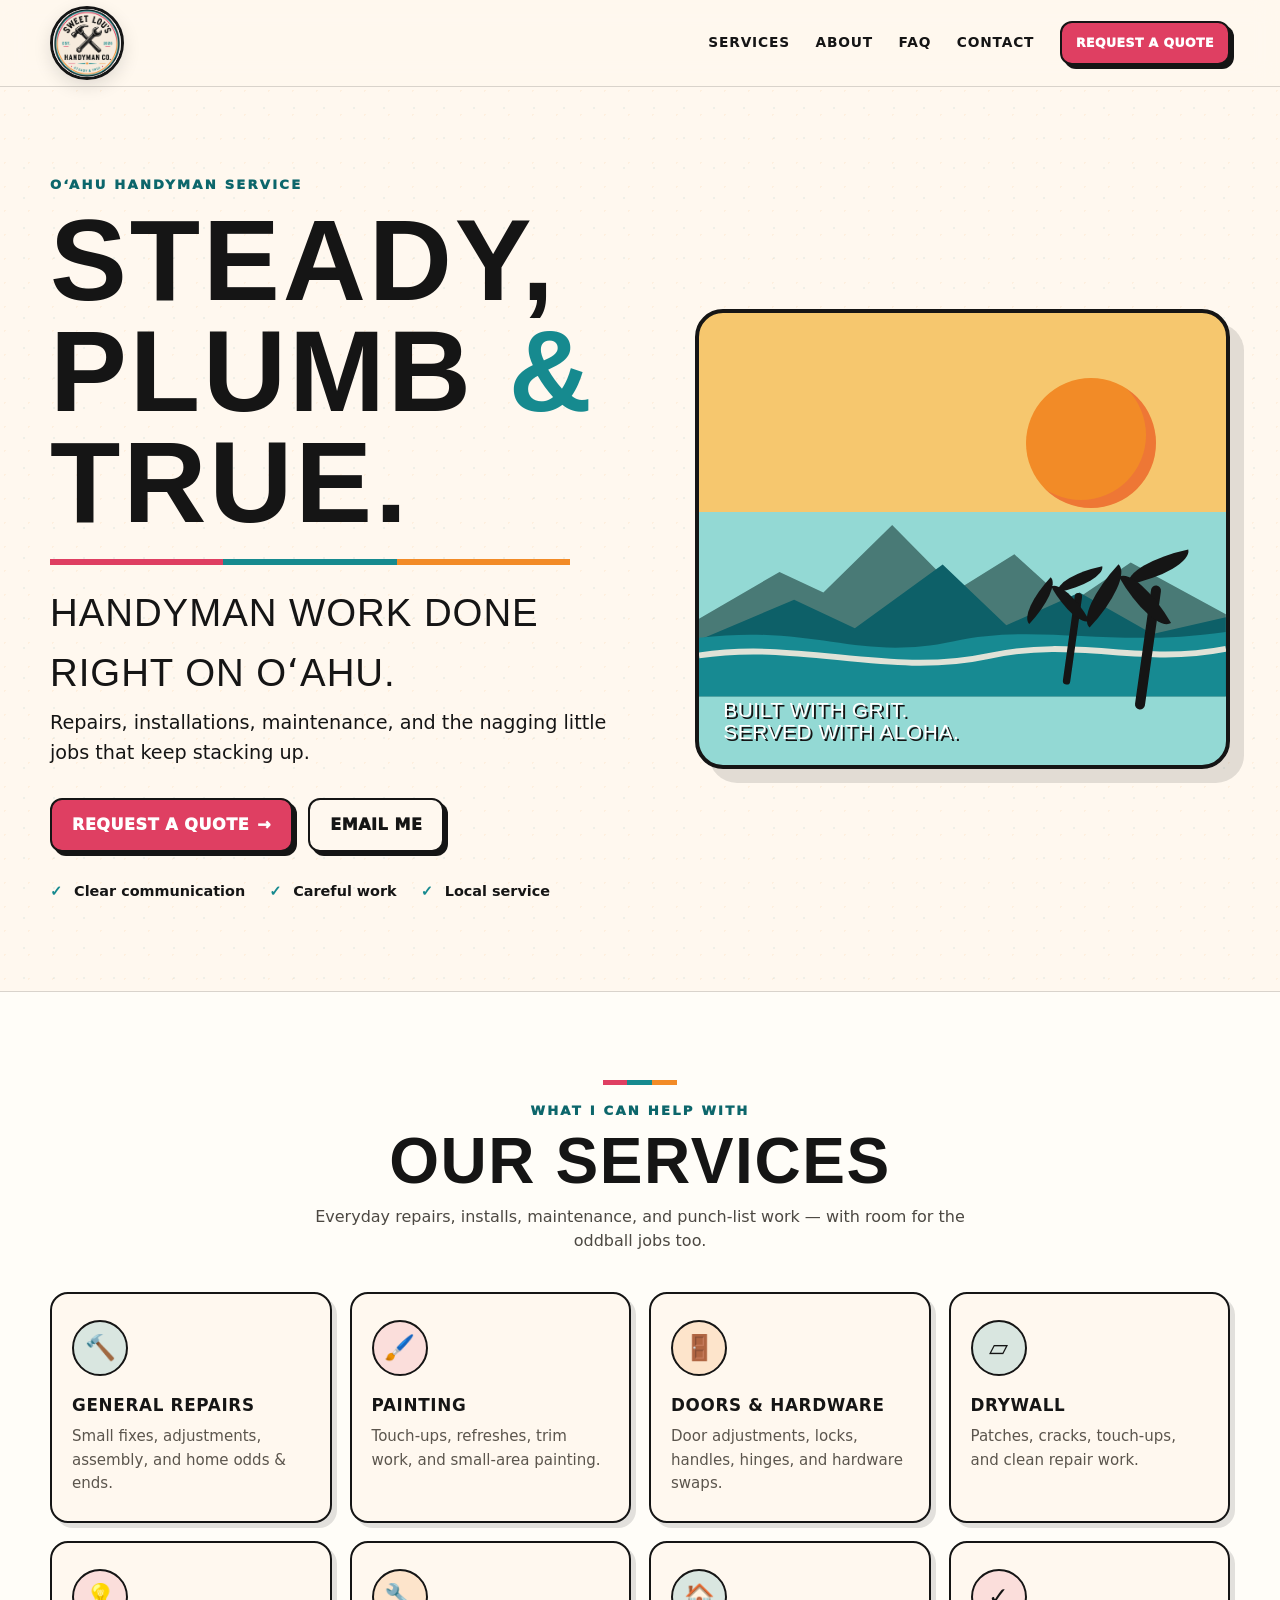
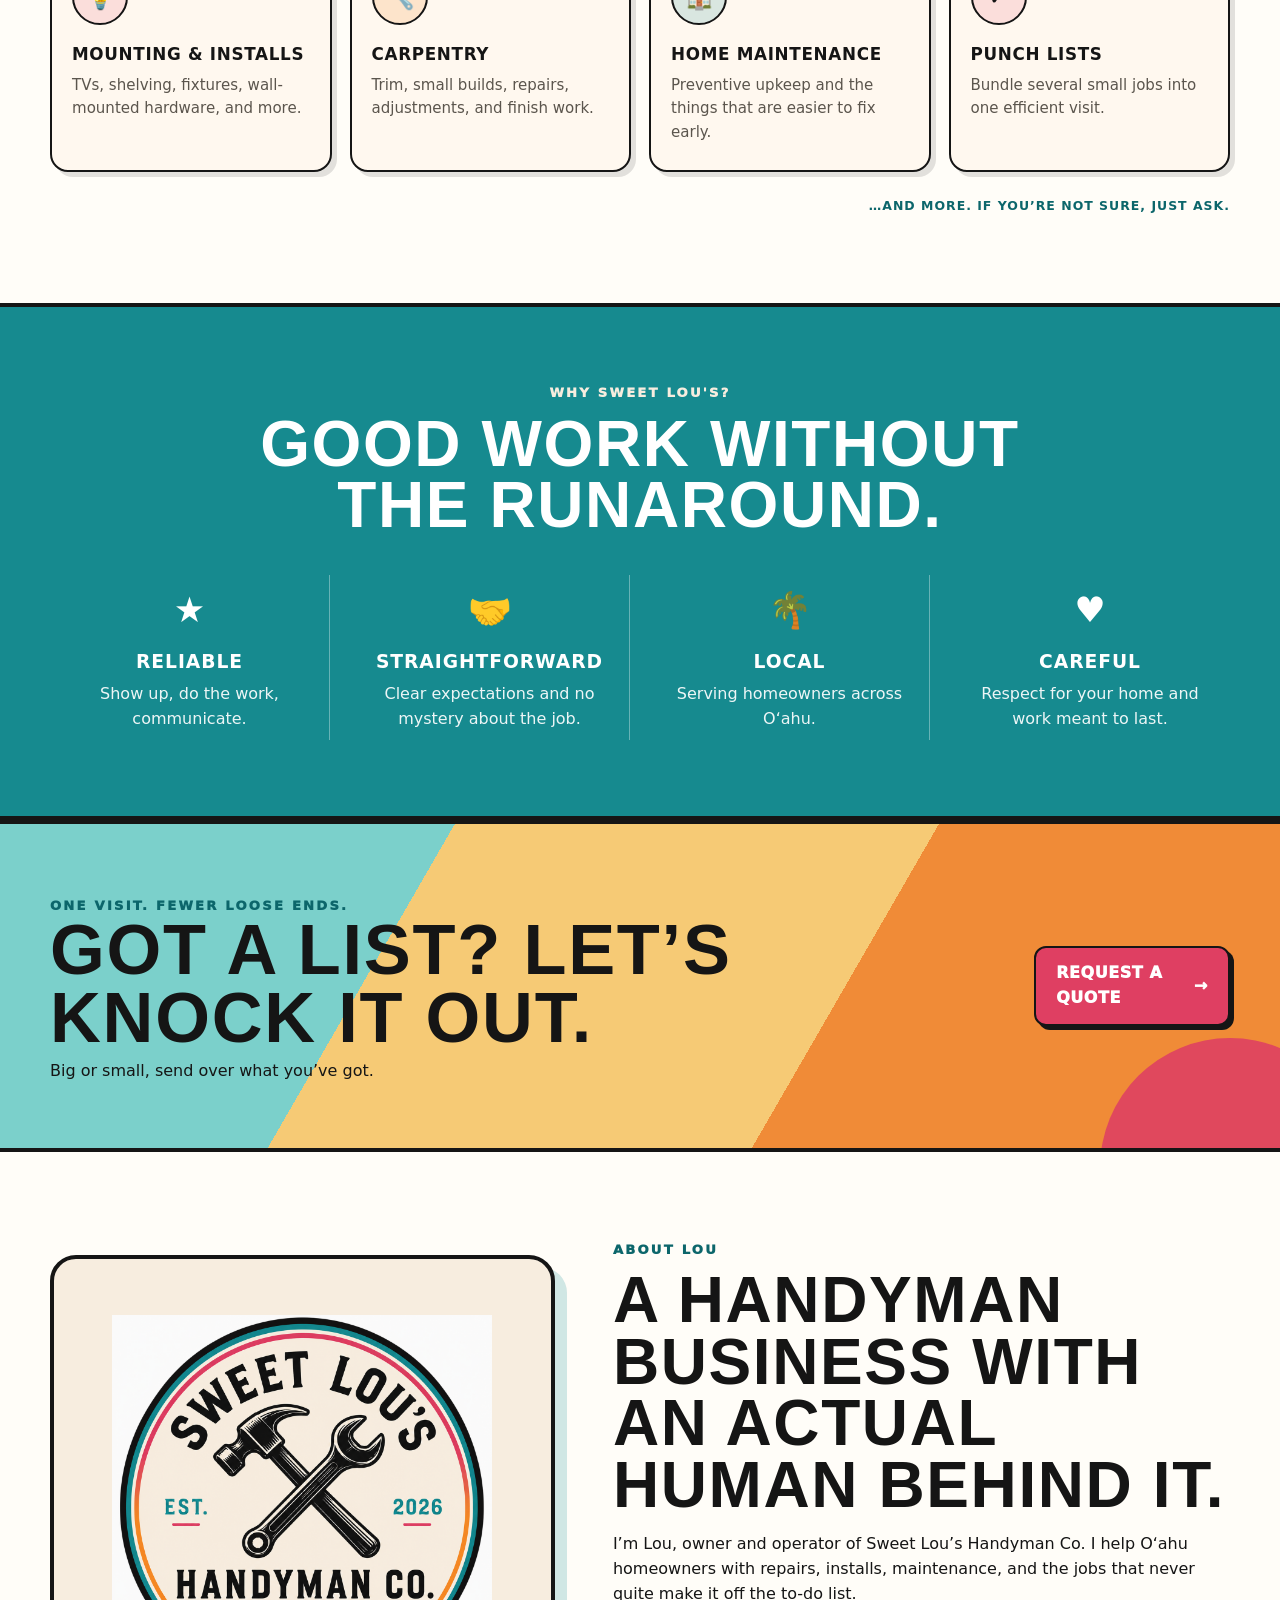
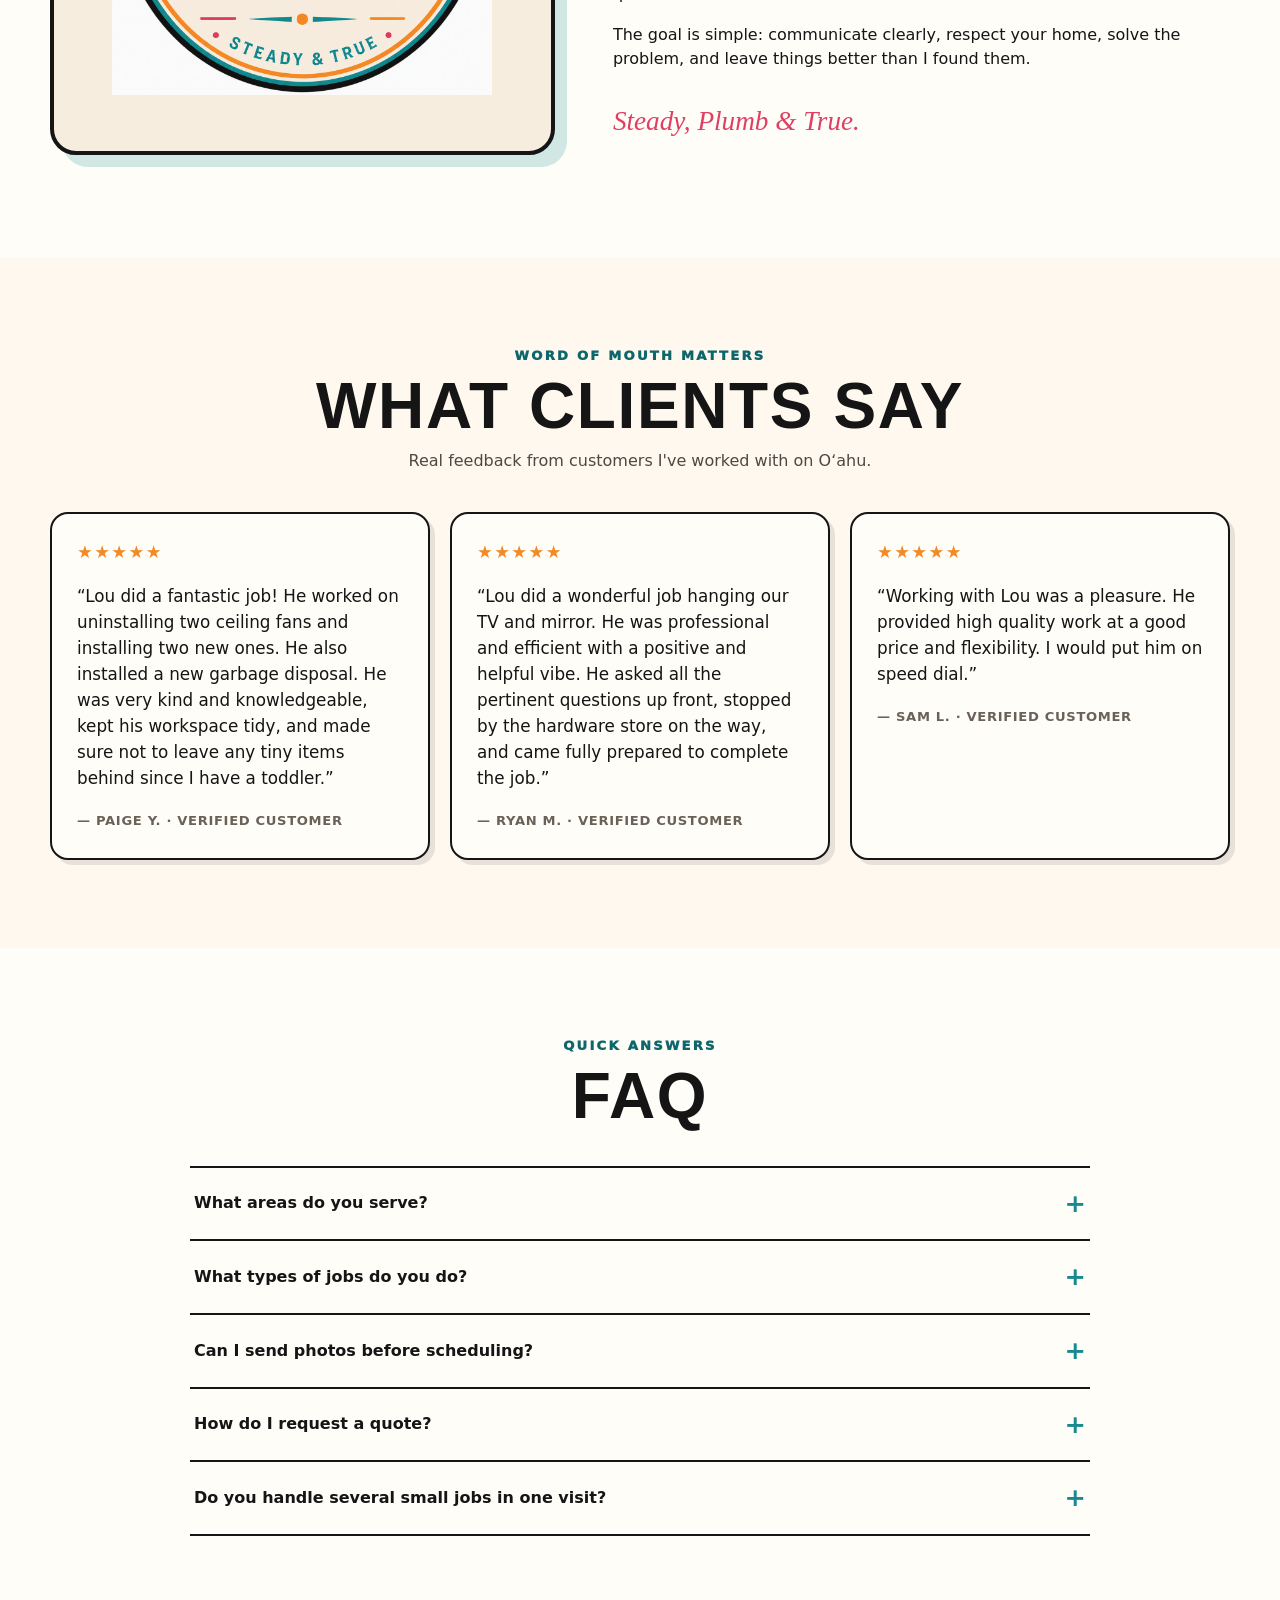
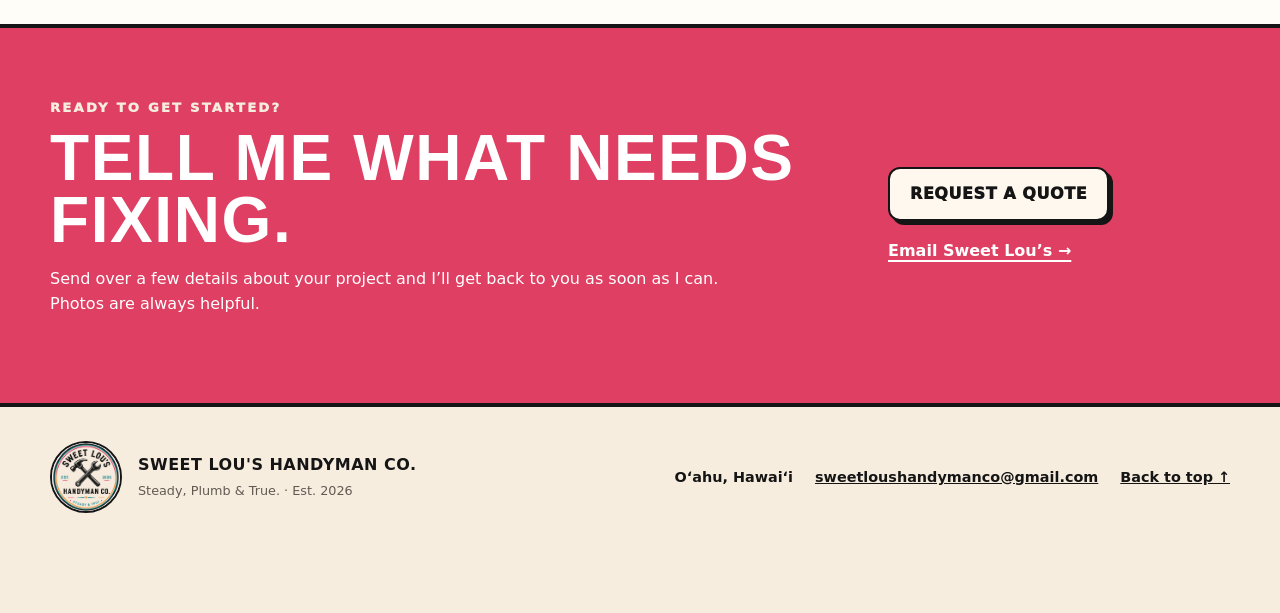
<file: index.html>
<!doctype html>
<html lang="en">

<head>

  <meta charset="utf-8">

  <meta
    name="viewport"
    content="width=device-width, initial-scale=1"
  >

  <meta
    name="theme-color"
    content="#168A8F"
  >

  <meta
    name="description"
    content="Sweet Lou's Handyman Co. — dependable handyman repairs, installations, maintenance, and punch-list work on Oʻahu."
  >

  <meta
    property="og:title"
    content="Sweet Lou's Handyman Co."
  >

  <meta
    property="og:description"
    content="Steady, Plumb & True. Handyman work done right on Oʻahu."
  >

  <meta
    property="og:type"
    content="website"
  >

  <meta
    property="og:url"
    content="https://sweetloushandymanco.com/"
  >

  <meta
    property="og:image"
    content="https://sweetloushandymanco.com/images/logo.png"
  >

  <title>
    Sweet Lou's Handyman Co. | Oʻahu Handyman
  </title>

  <link
    rel="icon"
    href="images/logo.png"
  >

  <link
    rel="stylesheet"
    href="style.css"
  >

  <script
    defer
    src="script.js"
  ></script>

</head>


<body>


  <a
    class="skip-link"
    href="#main"
  >
    Skip to content
  </a>


  <!-- HEADER -->

  <header
    class="site-header"
    id="top"
  >

    <div class="shell header-inner">


      <a
        class="brand"
        href="#top"
        aria-label="Sweet Lou's Handyman Co. home"
      >

        <img
          src="images/logo.png"
          alt="Sweet Lou's Handyman Co. logo"
          width="120"
          height="120"
        >

      </a>


      <button
        class="menu-toggle"
        type="button"
        aria-expanded="false"
        aria-controls="site-nav"
      >

        <span class="sr-only">
          Open menu
        </span>

        <span></span>
        <span></span>
        <span></span>

      </button>


      <nav
        class="site-nav"
        id="site-nav"
        aria-label="Primary navigation"
      >

        <a href="#services">
          Services
        </a>

        <a href="#about">
          About
        </a>

        <a href="#faq">
          FAQ
        </a>

        <a href="mailto:sweetloushandymanco@gmail.com">
          Contact
        </a>

        <a
          class="button button-small button-coral"
          href="https://clienthub.getjobber.com/hubs/11368da9-09ec-49d5-b865-3fbfedb3c5c8/public/requests/4905647/new"
        >
          Request a quote
        </a>

      </nav>

    </div>

  </header>



  <main id="main">


    <!-- HERO -->

    <section class="hero section-pad">

      <div class="shell hero-grid">


        <div class="hero-copy">

          <p class="eyebrow">
            Oʻahu handyman service
          </p>


          <h1>
            Steady, Plumb
            <span>&amp;</span>
            True.
          </h1>


          <div
            class="brand-rule"
            aria-hidden="true"
          >
            <i></i>
            <i></i>
            <i></i>
          </div>


          <p class="hero-kicker">
            Handyman work done right on Oʻahu.
          </p>


          <p class="hero-lede">
            Repairs, installations, maintenance,
            and the nagging little jobs that keep
            stacking up.
          </p>


          <div class="hero-actions">

            <a
              class="button button-coral"
              href="https://clienthub.getjobber.com/hubs/11368da9-09ec-49d5-b865-3fbfedb3c5c8/public/requests/4905647/new"
            >
              Request a quote
              <span aria-hidden="true">
                →
              </span>
            </a>


            <a
              class="button button-outline"
              href="mailto:sweetloushandymanco@gmail.com"
            >
              Email me
            </a>

          </div>


          <ul
            class="hero-proof"
            aria-label="Service highlights"
          >

            <li>
              Clear communication
            </li>

            <li>
              Careful work
            </li>

            <li>
              Local service
            </li>

          </ul>

        </div>



        <div
          class="hero-art"
          aria-label="Retro Oʻahu landscape illustration"
          role="img"
        >

          <div class="sun"></div>


          <svg
            viewBox="0 0 720 430"
            aria-hidden="true"
            focusable="false"
          >

            <path
              class="mountain back"
              d="M0 324 110 260 170 288 264 196 352 285 431 236 506 304 590 247 720 318 720 430 0 430Z"
            />

            <path
              class="mountain front"
              d="M0 353 130 298 213 337 333 250 420 333 520 288 620 345 720 322 720 430 0 430Z"
            />

            <path
              class="water"
              d="M0 350 C160 331 214 383 347 355 C466 329 560 365 720 342 L720 430 L0 430 Z"
            />

            <path
              class="shore"
              d="M0 374 C139 353 260 404 395 375 C518 348 599 389 720 365"
            />

          </svg>


          <div class="palm palm-one">
            <span></span>
          </div>


          <div class="palm palm-two">
            <span></span>
          </div>


          <div class="art-label">
            Built with grit.
            <br>
            Served with aloha.
          </div>

        </div>


      </div>

    </section>



    <!-- SERVICES -->

    <section
      class="services section-pad"
      id="services"
    >

      <div class="shell">


        <div class="section-heading centered">

          <span
            class="mini-rule"
            aria-hidden="true"
          ></span>

          <p class="eyebrow">
            What I can help with
          </p>

          <h2>
            Our services
          </h2>

          <p>
            Everyday repairs, installs,
            maintenance, and punch-list work —
            with room for the oddball jobs too.
          </p>

        </div>



        <div class="service-grid">


          <article class="service-card">

            <div
              class="icon"
              aria-hidden="true"
            >
              🔨
            </div>

            <h3>
              General repairs
            </h3>

            <p>
              Small fixes, adjustments,
              assembly, and home odds & ends.
            </p>

          </article>



          <article class="service-card">

            <div
              class="icon"
              aria-hidden="true"
            >
              🖌️
            </div>

            <h3>
              Painting
            </h3>

            <p>
              Touch-ups, refreshes,
              trim work, and small-area painting.
            </p>

          </article>



          <article class="service-card">

            <div
              class="icon"
              aria-hidden="true"
            >
              🚪
            </div>

            <h3>
              Doors & hardware
            </h3>

            <p>
              Door adjustments, locks,
              handles, hinges, and hardware swaps.
            </p>

          </article>



          <article class="service-card">

            <div
              class="icon"
              aria-hidden="true"
            >
              ▱
            </div>

            <h3>
              Drywall
            </h3>

            <p>
              Patches, cracks,
              touch-ups, and clean repair work.
            </p>

          </article>



          <article class="service-card">

            <div
              class="icon"
              aria-hidden="true"
            >
              💡
            </div>

            <h3>
              Mounting & installs
            </h3>

            <p>
              TVs, shelving, fixtures,
              wall-mounted hardware, and more.
            </p>

          </article>



          <article class="service-card">

            <div
              class="icon"
              aria-hidden="true"
            >
              🔧
            </div>

            <h3>
              Carpentry
            </h3>

            <p>
              Trim, small builds,
              repairs, adjustments, and finish work.
            </p>

          </article>



          <article class="service-card">

            <div
              class="icon"
              aria-hidden="true"
            >
              🏠
            </div>

            <h3>
              Home maintenance
            </h3>

            <p>
              Preventive upkeep and the things
              that are easier to fix early.
            </p>

          </article>



          <article class="service-card">

            <div
              class="icon"
              aria-hidden="true"
            >
              ✓
            </div>

            <h3>
              Punch lists
            </h3>

            <p>
              Bundle several small jobs
              into one efficient visit.
            </p>

          </article>


        </div>


        <p class="service-more">
          …and more. If you’re not sure,
          just ask.
        </p>


      </div>

    </section>



    <!-- WHY SWEET LOU'S -->

    <section
      class="why-band"
      aria-labelledby="why-title"
    >

      <div class="shell">


        <div class="section-heading centered light">

          <p class="eyebrow">
            Why Sweet Lou's?
          </p>

          <h2 id="why-title">
            Good work without the runaround.
          </h2>

        </div>



        <div class="why-grid">


          <article>

            <div class="why-icon">
              ★
            </div>

            <h3>
              Reliable
            </h3>

            <p>
              Show up, do the work,
              communicate.
            </p>

          </article>



          <article>

            <div class="why-icon">
              🤝
            </div>

            <h3>
              Straightforward
            </h3>

            <p>
              Clear expectations and no mystery
              about the job.
            </p>

          </article>



          <article>

            <div class="why-icon">
              🌴
            </div>

            <h3>
              Local
            </h3>

            <p>
              Serving homeowners across Oʻahu.
            </p>

          </article>



          <article>

            <div class="why-icon">
              ♥
            </div>

            <h3>
              Careful
            </h3>

            <p>
              Respect for your home and
              work meant to last.
            </p>

          </article>


        </div>


      </div>

    </section>



    <!-- RECENT WORK -->

    <section
      class="work section-pad"
      id="work"
      hidden
    >

      <div class="shell">


        <div class="section-heading split-heading">

          <div>

            <p class="eyebrow">
              Proof over promises
            </p>

            <h2>
              Recent work
            </h2>

          </div>

        </div>



        <div class="work-grid">


          <article class="work-card">

            <div class="work-image placeholder one"></div>

            <div class="work-meta">

              <h3>
                Fan installation
              </h3>

              <p>
                Fixture install
              </p>

            </div>

          </article>



          <article class="work-card">

            <div class="work-image placeholder two"></div>

            <div class="work-meta">

              <h3>
                Fence repair
              </h3>

              <p>
                Exterior repair
              </p>

            </div>

          </article>



          <article class="work-card">

            <div class="work-image placeholder three"></div>

            <div class="work-meta">

              <h3>
                Bathroom refresh
              </h3>

              <p>
                Repair & finish work
              </p>

            </div>

          </article>



          <article class="work-card">

            <div class="work-image placeholder four"></div>

            <div class="work-meta">

              <h3>
                Shelving & storage
              </h3>

              <p>
                Mounting & carpentry
              </p>

            </div>

          </article>


        </div>


      </div>

    </section>



    <!-- LIST CTA -->

    <section class="list-cta">

      <div class="shell list-cta-inner">


        <div>

          <p class="eyebrow">
            One visit. Fewer loose ends.
          </p>

          <h2>
            Got a list? Let’s knock it out.
          </h2>

          <p>
            Big or small, send over what
            you’ve got.
          </p>

        </div>


        <a
          class="button button-coral"
          href="https://clienthub.getjobber.com/hubs/11368da9-09ec-49d5-b865-3fbfedb3c5c8/public/requests/4905647/new"
        >
          Request a quote

          <span aria-hidden="true">
            →
          </span>

        </a>


      </div>

    </section>



    <!-- ABOUT -->

    <section
      class="about section-pad"
      id="about"
    >

      <div class="shell about-grid">


        <div
          class="about-photo portrait"
          role="img"
          aria-label="Sweet Lou's Handyman Co."
        >

          <img
            src="images/logo.png"
            alt="Sweet Lou's Handyman Co."
          >

        </div>



        <div class="about-copy">

          <p class="eyebrow">
            About Lou
          </p>

          <h2>
            A handyman business with an
            actual human behind it.
          </h2>

          <p>
            I’m Lou, owner and operator of
            Sweet Lou’s Handyman Co.
            I help Oʻahu homeowners with repairs,
            installs, maintenance, and the jobs
            that never quite make it off the
            to-do list.
          </p>

          <p>
            The goal is simple:
            communicate clearly, respect your home,
            solve the problem, and leave things
            better than I found them.
          </p>

          <p class="signature">
            Steady, Plumb & True.
          </p>

        </div>


      </div>

    </section>



    <!-- REVIEWS -->

    <section
      class="reviews section-pad"
      aria-labelledby="reviews-title"
    >

      <div class="shell">


        <div class="section-heading centered">

          <p class="eyebrow">
            Word of mouth matters
          </p>

          <h2 id="reviews-title">
            What clients say
          </h2>

          <p>
            Real feedback from customers I've worked with on Oʻahu.
          </p>

        </div>



        <div class="review-grid">


          <article class="review-card">

            <div
              class="stars"
              aria-label="5 out of 5 stars"
            >
              ★★★★★
            </div>

            <p>
              “Lou did a fantastic job! He worked on uninstalling two
              ceiling fans and installing two new ones. He also installed
              a new garbage disposal. He was very kind and knowledgeable,
              kept his workspace tidy, and made sure not to leave any tiny
              items behind since I have a toddler.”
            </p>

            <span>
              — Paige Y. · Verified customer
            </span>

          </article>



          <article class="review-card">

            <div
              class="stars"
              aria-label="5 out of 5 stars"
            >
              ★★★★★
            </div>

            <p>
              “Lou did a wonderful job hanging our TV and mirror.
              He was professional and efficient with a positive and helpful
              vibe. He asked all the pertinent questions up front, stopped
              by the hardware store on the way, and came fully prepared
              to complete the job.”
            </p>

            <span>
              — Ryan M. · Verified customer
            </span>

          </article>



          <article class="review-card">

            <div
              class="stars"
              aria-label="5 out of 5 stars"
            >
              ★★★★★
            </div>

            <p>
              “Working with Lou was a pleasure. He provided high quality
              work at a good price and flexibility. I would put him
              on speed dial.”
            </p>

            <span>
              — Sam L. · Verified customer
            </span>

          </article>


        </div>


      </div>

    </section>



    <!-- FAQ -->

    <section
      class="faq section-pad"
      id="faq"
    >

      <div class="shell faq-shell">


        <div class="section-heading centered">

          <p class="eyebrow">
            Quick answers
          </p>

          <h2>
            FAQ
          </h2>

        </div>



        <div
          class="accordion"
          data-accordion
        >


          <article class="faq-item">

            <h3>

              <button
                type="button"
                aria-expanded="false"
              >

                <span>
                  What areas do you serve?
                </span>

                <b aria-hidden="true">
                  +
                </b>

              </button>

            </h3>


            <div
              class="faq-panel"
              hidden
            >

              <p>
                Sweet Lou’s Handyman Co. serves customers across Oʻahu.
                Send me your location and a quick description of the job,
                and I’ll let you know if I can help.
              </p>

            </div>

          </article>



          <article class="faq-item">

            <h3>

              <button
                type="button"
                aria-expanded="false"
              >

                <span>
                  What types of jobs do you do?
                </span>

                <b aria-hidden="true">
                  +
                </b>

              </button>

            </h3>


            <div
              class="faq-panel"
              hidden
            >

              <p>
                I handle general repairs, drywall, painting, doors and
                hardware, mounting, installations, small carpentry projects,
                home maintenance, and punch-list work. If you’re not sure
                whether your project is a fit, just send me the details.
              </p>

            </div>

          </article>



          <article class="faq-item">

            <h3>

              <button
                type="button"
                aria-expanded="false"
              >

                <span>
                  Can I send photos before scheduling?
                </span>

                <b aria-hidden="true">
                  +
                </b>

              </button>

            </h3>


            <div
              class="faq-panel"
              hidden
            >

              <p>
                Absolutely. Photos and a short description help me understand
                the job, prepare the right tools and materials, and give you
                a better idea of what to expect.
              </p>

            </div>

          </article>



          <article class="faq-item">

            <h3>

              <button
                type="button"
                aria-expanded="false"
              >

                <span>
                  How do I request a quote?
                </span>

                <b aria-hidden="true">
                  +
                </b>

              </button>

            </h3>


            <div
              class="faq-panel"
              hidden
            >

              <p>
                Use the Request a Quote button and send me a few details
                about your project. Photos are especially helpful when
                available.
              </p>

            </div>

          </article>



          <article class="faq-item">

            <h3>

              <button
                type="button"
                aria-expanded="false"
              >

                <span>
                  Do you handle several small jobs in one visit?
                </span>

                <b aria-hidden="true">
                  +
                </b>

              </button>

            </h3>


            <div
              class="faq-panel"
              hidden
            >

              <p>
                Yes. Punch lists are a great fit for Sweet Lou’s.
                Grouping several smaller jobs into one visit can be an
                efficient way to get your to-do list knocked out.
              </p>

            </div>

          </article>


        </div>


      </div>

    </section>



    <!-- CONTACT -->

    <section
      class="contact-band"
      id="contact"
    >

      <div class="shell contact-grid">


        <div>

          <p class="eyebrow">
            Ready to get started?
          </p>

          <h2>
            Tell me what needs fixing.
          </h2>

          <p>
            Send over a few details about your project and I’ll get back
            to you as soon as I can. Photos are always helpful.
          </p>

        </div>



        <div class="contact-actions">

          <a
            class="button button-cream"
            href="https://clienthub.getjobber.com/hubs/11368da9-09ec-49d5-b865-3fbfedb3c5c8/public/requests/4905647/new"
          >
            Request a quote
          </a>


          <a
            class="text-link"
            href="mailto:sweetloushandymanco@gmail.com"
          >
            Email Sweet Lou’s →
          </a>

        </div>


      </div>

    </section>


  </main>



  <!-- FOOTER -->

  <footer class="site-footer">

    <div class="shell footer-grid">


      <div class="footer-brand">

        <img
          src="images/logo.png"
          alt="Sweet Lou's Handyman Co. logo"
          width="92"
          height="92"
        >


        <div>

          <strong>
            Sweet Lou's Handyman Co.
          </strong>

          <span>
            Steady, Plumb & True. · Est. 2026
          </span>

        </div>

      </div>



      <div class="footer-meta">

        <span>
          Oʻahu, Hawaiʻi
        </span>

        <a href="mailto:sweetloushandymanco@gmail.com">
          sweetloushandymanco@gmail.com
        </a>

        <a href="#top">
          Back to top ↑
        </a>

      </div>


    </div>

  </footer>



  <!-- MOBILE QUICK ACTIONS -->

  <div
    class="mobile-cta"
    aria-label="Quick actions"
  >

    <a
      href="https://clienthub.getjobber.com/hubs/11368da9-09ec-49d5-b865-3fbfedb3c5c8/public/requests/4905647/new"
    >
      Request a quote
    </a>


    <a
      href="mailto:sweetloushandymanco@gmail.com"
    >
      Email me
    </a>

  </div>



  <div
    class="toast"
    role="status"
    aria-live="polite"
    aria-atomic="true"
  ></div>


</body>

</html>
</file>
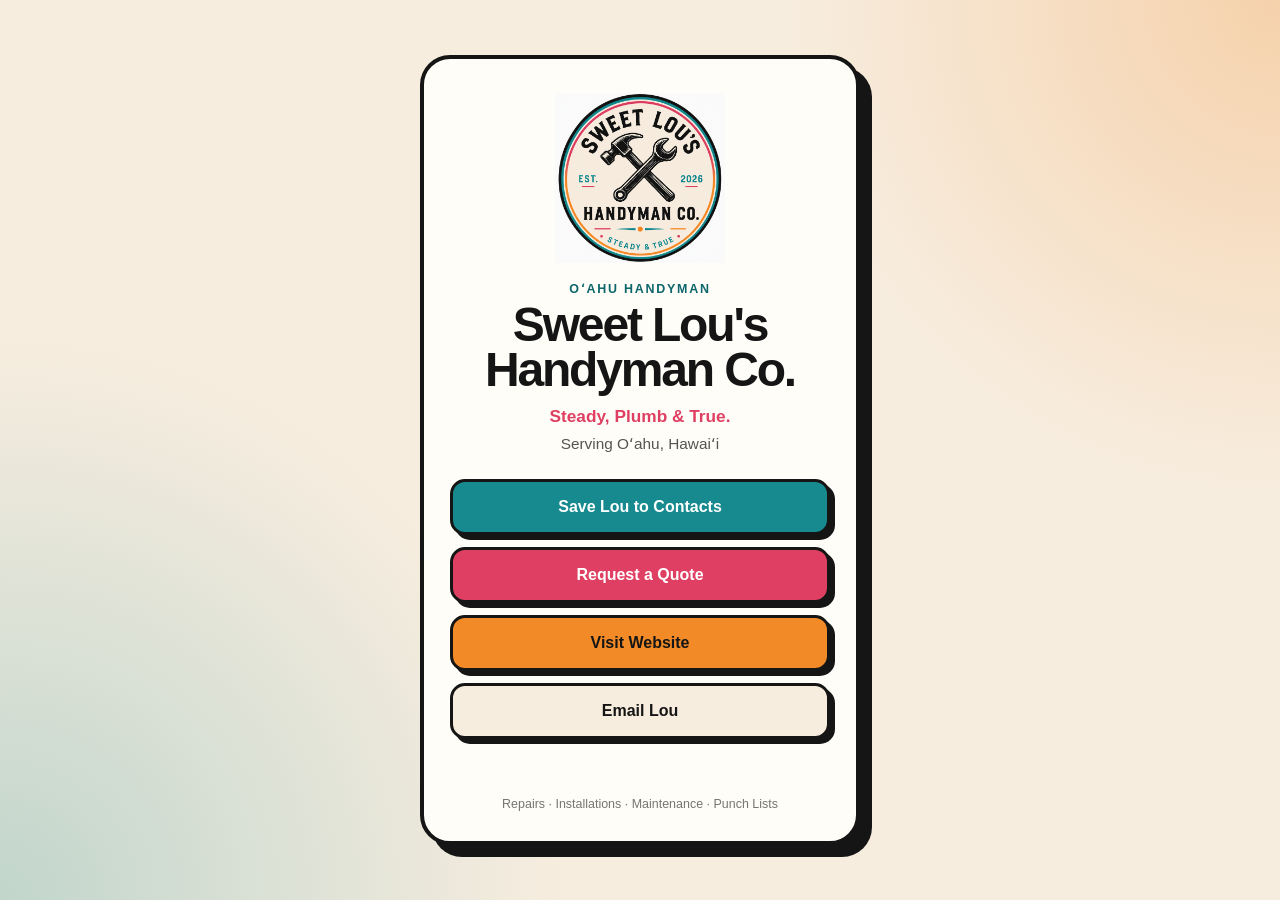
<file: card/index.html>
<!DOCTYPE html>
<html lang="en">
<head>
  <meta charset="UTF-8">
  <meta name="viewport" content="width=device-width, initial-scale=1.0">

  <title>Sweet Lou's Handyman Co.</title>

  <meta
    name="description"
    content="Save Sweet Lou's Handyman Co. to your contacts or request handyman service on Oʻahu."
  >

  <meta name="theme-color" content="#168A8F">

  <link rel="icon" href="../images/logo.png">

  <style>
    :root {
      --ink: #151515;
      --cream: #f7eddf;
      --paper: #fffdf8;
      --teal: #168a8f;
      --teal-dark: #0c666b;
      --coral: #df3f62;
      --orange: #f28b27;
    }

    * {
      box-sizing: border-box;
    }

    html,
    body {
      margin: 0;
      min-height: 100%;
    }

    body {
      min-height: 100vh;
      padding: 28px 18px;
      display: grid;
      place-items: center;
      font-family:
        -apple-system,
        BlinkMacSystemFont,
        "Segoe UI",
        sans-serif;
      color: var(--ink);
      background:
        radial-gradient(
          circle at top right,
          rgba(242, 139, 39, .28),
          transparent 32%
        ),
        radial-gradient(
          circle at bottom left,
          rgba(22, 138, 143, .24),
          transparent 36%
        ),
        var(--cream);
    }

    .card {
      width: min(100%, 440px);
      padding: 34px 26px 28px;
      background: var(--paper);
      border: 4px solid var(--ink);
      border-radius: 30px;
      box-shadow: 12px 12px 0 var(--ink);
      text-align: center;
    }

    .logo {
      width: 170px;
      max-width: 55%;
      height: auto;
      display: block;
      margin: 0 auto 18px;
    }

    .eyebrow {
      margin: 0 0 6px;
      font-size: .78rem;
      font-weight: 900;
      letter-spacing: .14em;
      text-transform: uppercase;
      color: var(--teal-dark);
    }

    h1 {
      margin: 0;
      font-size: clamp(2rem, 8vw, 3rem);
      line-height: .95;
      letter-spacing: -.045em;
    }

    .tagline {
      margin: 13px 0 8px;
      font-weight: 900;
      font-size: 1.08rem;
      color: var(--coral);
    }

    .location {
      margin: 0 0 26px;
      font-size: .96rem;
      opacity: .72;
    }

    .buttons {
      display: grid;
      gap: 12px;
    }

    .button {
      min-height: 56px;
      padding: 15px 18px;
      display: flex;
      align-items: center;
      justify-content: center;
      border: 3px solid var(--ink);
      border-radius: 15px;
      color: var(--ink);
      text-decoration: none;
      font-size: 1rem;
      font-weight: 900;
      transition:
        transform .12s ease,
        box-shadow .12s ease;
      cursor: pointer;
      font-family: inherit;
    }

    .button:active {
      transform: translate(3px, 3px);
      box-shadow: none;
    }

    .save {
      background: var(--teal);
      color: white;
      box-shadow: 5px 5px 0 var(--ink);
    }

    .quote {
      background: var(--coral);
      color: white;
      box-shadow: 5px 5px 0 var(--ink);
    }

    .website {
      background: var(--orange);
      box-shadow: 5px 5px 0 var(--ink);
    }

    .email {
      background: var(--cream);
      box-shadow: 5px 5px 0 var(--ink);
    }

    .small-print {
      margin: 24px 0 0;
      font-size: .78rem;
      line-height: 1.45;
      opacity: .58;
    }

    #status {
      min-height: 20px;
      margin-top: 12px;
      font-size: .82rem;
      font-weight: 700;
    }

    @media (max-width: 480px) {
      body {
        padding: 20px 14px 30px;
      }

      .card {
        padding: 28px 20px 24px;
        box-shadow: 8px 8px 0 var(--ink);
      }
    }
  </style>
</head>

<body>

  <main class="card">

    <img
      class="logo"
      src="../images/logo.png"
      alt="Sweet Lou's Handyman Co."
    >

    <p class="eyebrow">Oʻahu Handyman</p>

    <h1>Sweet Lou's<br>Handyman Co.</h1>

    <p class="tagline">Steady, Plumb &amp; True.</p>

    <p class="location">Serving Oʻahu, Hawaiʻi</p>

    <div class="buttons">

      <a
        class="button save"
        href="sweet-lou.vcf"
      >
        Save Lou to Contacts
      </a>
      
      <a
        class="button quote"
        href="https://clienthub.getjobber.com/hubs/11368da9-09ec-49d5-b865-3fbfedb3c5c8/public/requests/4905647/new"
      >
        Request a Quote
      </a>

      <a
        class="button website"
        href="https://sweetloushandymanco.com/"
      >
        Visit Website
      </a>

      <a
        class="button email"
        href="mailto:sweetloushandymanco@gmail.com"
      >
        Email Lou
      </a>

    </div>

    <div id="status" aria-live="polite"></div>

    <p class="small-print">
      Repairs · Installations · Maintenance · Punch Lists
    </p>

  </main>

  <script>
    const saveButton = document.getElementById('save-contact');
    const status = document.getElementById('status');

    async function imageToBase64(url) {
      const response = await fetch(url);
      const blob = await response.blob();

      return new Promise((resolve, reject) => {
        const reader = new FileReader();

        reader.onloadend = () => {
          const base64 = reader.result.split(',')[1];
          resolve(base64);
        };

        reader.onerror = reject;
        reader.readAsDataURL(blob);
      });
    }

    saveButton.addEventListener('click', async () => {
      try {
        status.textContent = 'Preparing contact…';

        const photo = await imageToBase64('../images/logo.png');

        const vCard = [
          'BEGIN:VCARD',
          'VERSION:3.0',
          'N:;Lou;;;',
          "FN:Lou - Sweet Lou's Handyman Co.",
          "ORG:Sweet Lou's Handyman Co.",
          'TITLE:Owner / Handyman',
          'EMAIL;TYPE=INTERNET:sweetloushandymanco@gmail.com',
          'URL:https://sweetloushandymanco.com',
          'NOTE:Oʻahu handyman service. Steady\\, Plumb & True.',
          'PHOTO;ENCODING=b;TYPE=PNG:' + photo,
          'END:VCARD'
        ].join('\\r\\n');

        const blob = new Blob(
          [vCard],
          { type: 'text/vcard;charset=utf-8' }
        );

        const url = URL.createObjectURL(blob);

        const link = document.createElement('a');
        link.href = url;
        link.download = 'Sweet-Lous-Handyman-Co.vcf';

        document.body.appendChild(link);
        link.click();
        link.remove();

        setTimeout(() => {
          URL.revokeObjectURL(url);
        }, 1000);

        status.textContent = 'Contact ready to save.';

      } catch (error) {
        console.error(error);

        status.textContent =
          'Could not create the contact. Please use the email button below.';
      }
    });
  </script>

</body>
</html>
</file>
<file: style.css>
:root {
  --ink: #151515;
  --cream: #f7eddf;
  --cream-2: #fff8ef;
  --paper: #fffdf8;
  --teal: #168a8f;
  --teal-dark: #0c666b;
  --coral: #df3f62;
  --coral-dark: #bd2f4d;
  --orange: #f28b27;
  --line: rgba(21, 21, 21, .16);
  --shadow: 0 18px 50px rgba(34, 28, 19, .12);
  --radius: 22px;
  --shell: min(1180px, calc(100% - 40px));
}

* {
  box-sizing: border-box;
}

html {
  scroll-behavior: smooth;
}

body {
  margin: 0;
  background: var(--cream-2);
  color: var(--ink);
  font-family: Inter, ui-sans-serif, system-ui, -apple-system,
    BlinkMacSystemFont, "Segoe UI", sans-serif;
  line-height: 1.55;
  text-rendering: optimizeLegibility;
}

img {
  max-width: 100%;
  display: block;
}

a {
  color: inherit;
}

button,
a {
  -webkit-tap-highlight-color: transparent;
}

button {
  font: inherit;
}

.sr-only {
  position: absolute;
  width: 1px;
  height: 1px;
  padding: 0;
  margin: -1px;
  overflow: hidden;
  clip: rect(0, 0, 0, 0);
  white-space: nowrap;
  border: 0;
}

.skip-link {
  position: fixed;
  left: 16px;
  top: -100px;
  z-index: 9999;
  background: var(--ink);
  color: white;
  padding: 10px 14px;
  border-radius: 8px;
}

.skip-link:focus {
  top: 16px;
}

.shell {
  width: var(--shell);
  margin-inline: auto;
}

.section-pad {
  padding: 88px 0;
}


/* HEADER */

.site-header {
  position: sticky;
  top: 0;
  z-index: 1000;
  background: rgba(255, 248, 239, .94);
  backdrop-filter: blur(12px);
  border-bottom: 1px solid var(--line);
}

.header-inner {
  min-height: 86px;
  display: flex;
  align-items: center;
  justify-content: space-between;
  gap: 24px;
}

.brand {
  display: inline-flex;
  align-items: center;
  text-decoration: none;
}

.brand img {
  width: 74px;
  height: 74px;
  object-fit: cover;
  border-radius: 50%;
  border: 3px solid var(--ink);
  box-shadow: 0 6px 18px rgba(0, 0, 0, .12);
}

.site-nav {
  display: flex;
  align-items: center;
  gap: clamp(16px, 2vw, 30px);
  font-size: .86rem;
  font-weight: 900;
  letter-spacing: .06em;
  text-transform: uppercase;
}

.site-nav a {
  text-decoration: none;
}

.site-nav > a:not(.button) {
  position: relative;
}

.site-nav > a:not(.button)::after {
  content: "";
  position: absolute;
  left: 0;
  right: 100%;
  bottom: -6px;
  height: 3px;
  background: var(--teal);
  transition: right .2s ease;
}

.site-nav > a:not(.button):hover::after,
.site-nav > a:not(.button):focus-visible::after {
  right: 0;
}

.menu-toggle {
  display: none;
  width: 46px;
  height: 46px;
  border: 2px solid var(--ink);
  border-radius: 12px;
  background: transparent;
  padding: 9px;
}

.menu-toggle span:not(.sr-only) {
  display: block;
  height: 3px;
  background: var(--ink);
  margin: 4px 0;
  border-radius: 4px;
}


/* BUTTONS */

.button {
  display: inline-flex;
  align-items: center;
  justify-content: center;
  gap: 8px;
  min-height: 50px;
  padding: 13px 20px;
  border: 2px solid var(--ink);
  border-radius: 12px;
  text-decoration: none;
  font-weight: 950;
  letter-spacing: .035em;
  text-transform: uppercase;
  transition:
    transform .15s ease,
    box-shadow .15s ease,
    background .15s ease;
  box-shadow: 4px 4px 0 var(--ink);
}

.button:hover,
.button:focus-visible {
  transform: translate(-2px, -2px);
  box-shadow: 7px 7px 0 var(--ink);
}

.button-small {
  min-height: 42px;
  padding: 10px 14px;
  font-size: .78rem;
}

.button-coral {
  background: var(--coral);
  color: white;
}

.button-coral:hover,
.button-coral:focus-visible {
  background: var(--coral-dark);
}

.button-outline {
  background: var(--cream-2);
  color: var(--ink);
}

.button-cream {
  background: var(--cream-2);
  color: var(--ink);
}


/* HERO */

.hero {
  overflow: hidden;
  position: relative;
  border-bottom: 1px solid var(--line);
}

.hero::before {
  content: "";
  position: absolute;
  inset: 0;
  background-image:
    radial-gradient(
      circle at 20% 15%,
      rgba(242, 139, 39, .08) 0 1px,
      transparent 1px
    ),
    radial-gradient(
      circle at 80% 70%,
      rgba(22, 138, 143, .07) 0 1px,
      transparent 1px
    );
  background-size: 24px 24px, 30px 30px;
  pointer-events: none;
}

.hero-grid {
  min-height: 630px;
  display: grid;
  grid-template-columns: 1.05fr .95fr;
  align-items: center;
  gap: 54px;
  position: relative;
}

.eyebrow {
  margin: 0 0 10px;
  color: var(--teal-dark);
  font-size: .82rem;
  font-weight: 950;
  letter-spacing: .17em;
  text-transform: uppercase;
}

.hero h1,
.section-heading h2,
.about-copy h2,
.list-cta h2,
.contact-band h2 {
  margin: 0;
  font-family: Impact, Haettenschweiler, "Arial Narrow Bold", sans-serif;
  text-transform: uppercase;
  letter-spacing: .025em;
  line-height: .96;
}

.hero h1 {
  font-size: clamp(4rem, 9vw, 7.6rem);
}

.hero h1 span {
  color: var(--teal);
}

.brand-rule {
  display: flex;
  gap: 0;
  width: min(520px, 94%);
  margin: 22px 0 18px;
}

.brand-rule i {
  height: 6px;
  display: block;
  flex: 1;
}

.brand-rule i:nth-child(1) {
  background: var(--coral);
}

.brand-rule i:nth-child(2) {
  background: var(--teal);
}

.brand-rule i:nth-child(3) {
  background: var(--orange);
}

.hero-kicker {
  margin: 0 0 6px;
  font-family: Impact, Haettenschweiler, "Arial Narrow Bold", sans-serif;
  text-transform: uppercase;
  font-size: clamp(1.6rem, 3vw, 2.55rem);
  letter-spacing: .025em;
}

.hero-lede {
  max-width: 600px;
  margin: 0;
  font-size: clamp(1rem, 1.6vw, 1.2rem);
}

.hero-actions {
  display: flex;
  flex-wrap: wrap;
  gap: 15px;
  margin-top: 30px;
}

.hero-proof {
  display: flex;
  flex-wrap: wrap;
  gap: 10px 24px;
  padding: 0;
  margin: 28px 0 0;
  list-style: none;
  font-size: .9rem;
  font-weight: 800;
}

.hero-proof li::before {
  content: "✓";
  color: var(--teal);
  margin-right: 7px;
  font-weight: 1000;
}

.hero-art {
  position: relative;
  min-height: 460px;
  border: 4px solid var(--ink);
  border-radius: 28px;
  overflow: hidden;
  background:
    linear-gradient(
      #f6c76e 0 44%,
      #93d9d4 44% 100%
    );
  box-shadow: 14px 14px 0 rgba(21, 21, 21, .12);
}

.hero-art svg {
  position: absolute;
  inset: auto 0 0;
  width: 100%;
  height: 100%;
}

.hero-art .mountain.back {
  fill: #497a76;
}

.hero-art .mountain.front {
  fill: #0d6068;
}

.hero-art .water {
  fill: #178a92;
}

.hero-art .shore {
  fill: none;
  stroke: #f7eddf;
  stroke-width: 8;
  opacity: .9;
}

.sun {
  position: absolute;
  width: 130px;
  aspect-ratio: 1;
  border-radius: 50%;
  background: var(--orange);
  right: 70px;
  top: 65px;
  box-shadow: inset -10px -8px 0 rgba(223, 63, 98, .25);
}

.palm {
  position: absolute;
  width: 90px;
  height: 175px;
  bottom: 55px;
  z-index: 2;
  transform-origin: bottom center;
}

.palm::before {
  content: "";
  position: absolute;
  left: 42px;
  bottom: 0;
  width: 10px;
  height: 125px;
  background: var(--ink);
  transform: rotate(8deg);
  border-radius: 8px;
}

.palm span,
.palm span::before,
.palm span::after {
  position: absolute;
  content: "";
  width: 66px;
  height: 22px;
  background: var(--ink);
  border-radius: 100% 0 100% 0;
  top: 28px;
  left: 25px;
  transform-origin: 0 50%;
}

.palm span {
  transform: rotate(-12deg);
}

.palm span::before {
  top: -2px;
  left: 3px;
  transform: rotate(72deg);
}

.palm span::after {
  top: -2px;
  left: 1px;
  transform: rotate(145deg);
}

.palm-one {
  right: 35px;
}

.palm-two {
  right: 110px;
  bottom: 80px;
  transform: scale(.74);
}

.art-label {
  position: absolute;
  left: 24px;
  bottom: 22px;
  z-index: 3;
  color: white;
  font-family: Impact, Haettenschweiler, "Arial Narrow Bold", sans-serif;
  text-transform: uppercase;
  font-size: 1.3rem;
  line-height: 1.05;
  letter-spacing: .03em;
  text-shadow: 2px 2px 0 var(--ink);
}


/* SECTION HEADINGS */

.section-heading {
  margin-bottom: 38px;
}

.section-heading.centered {
  text-align: center;
  max-width: 760px;
  margin-inline: auto;
  margin-bottom: 38px;
}

.section-heading h2,
.about-copy h2,
.list-cta h2,
.contact-band h2 {
  font-size: clamp(2.4rem, 5vw, 4.2rem);
}

.section-heading p:not(.eyebrow) {
  max-width: 700px;
  margin: 12px auto 0;
  color: #4c4842;
}

.mini-rule {
  display: block;
  width: 74px;
  height: 5px;
  margin: 0 auto 16px;
  background:
    linear-gradient(
      90deg,
      var(--coral) 0 33%,
      var(--teal) 33% 66%,
      var(--orange) 66%
    );
}


/* SERVICES */

.services {
  background: var(--paper);
}

.service-grid {
  display: grid;
  grid-template-columns: repeat(4, 1fr);
  gap: 18px;
}

.service-card {
  padding: 26px 20px;
  background: var(--cream-2);
  border: 2px solid var(--ink);
  border-radius: 18px;
  box-shadow: 5px 5px 0 rgba(21, 21, 21, .12);
  transition: transform .15s ease;
}

.service-card:hover {
  transform: translateY(-4px);
}

.service-card:nth-child(3n+1) .icon {
  background: rgba(22, 138, 143, .16);
}

.service-card:nth-child(3n+2) .icon {
  background: rgba(223, 63, 98, .14);
}

.service-card:nth-child(3n) .icon {
  background: rgba(242, 139, 39, .18);
}

.icon {
  width: 56px;
  height: 56px;
  display: grid;
  place-items: center;
  border: 2px solid var(--ink);
  border-radius: 50%;
  font-size: 1.55rem;
  margin-bottom: 16px;
}

.service-card h3 {
  margin: 0 0 7px;
  font-size: 1.05rem;
  text-transform: uppercase;
  letter-spacing: .04em;
}

.service-card p {
  margin: 0;
  color: #5b554d;
  font-size: .94rem;
}

.service-more {
  margin: 24px 0 0;
  text-align: right;
  font-weight: 900;
  text-transform: uppercase;
  font-size: .78rem;
  letter-spacing: .08em;
  color: var(--teal-dark);
}


/* WHY SWEET LOU'S */

.why-band {
  background: var(--teal);
  color: white;
  padding: 76px 0;
  border-block: 4px solid var(--ink);
}

.section-heading.light .eyebrow,
.section-heading.light p {
  color: var(--cream);
}

.why-grid {
  display: grid;
  grid-template-columns: repeat(4, 1fr);
  gap: 20px;
}

.why-grid article {
  text-align: center;
  padding: 8px 18px;
  border-right: 1px solid rgba(255, 255, 255, .35);
}

.why-grid article:last-child {
  border-right: 0;
}

.why-icon {
  font-size: 2.2rem;
  margin-bottom: 10px;
}

.why-grid h3 {
  margin: 0 0 6px;
  text-transform: uppercase;
  letter-spacing: .05em;
}

.why-grid p {
  margin: 0;
  opacity: .92;
}


/* RECENT WORK */

.work {
  background: var(--cream);
}

.split-heading {
  display: flex;
  justify-content: space-between;
  align-items: end;
  gap: 30px;
}

.section-note {
  max-width: 420px;
  margin: 0;
  color: #5a544c;
}

.work-grid {
  display: grid;
  grid-template-columns: repeat(4, 1fr);
  gap: 18px;
}

.work-card {
  background: var(--paper);
  border: 2px solid var(--ink);
  border-radius: 18px;
  overflow: hidden;
  box-shadow: 5px 5px 0 rgba(21, 21, 21, .11);
}

.work-image {
  aspect-ratio: 4 / 3;
  display: grid;
  place-items: center;
  color: rgba(255, 255, 255, .92);
  font-weight: 900;
  text-transform: uppercase;
  font-size: .78rem;
  letter-spacing: .08em;
  text-shadow: 1px 1px 0 rgba(0, 0, 0, .3);
}

.work-image.one {
  background: linear-gradient(135deg, #0d6670, #72c2bd);
}

.work-image.two {
  background: linear-gradient(135deg, #b8652b, #f1aa55);
}

.work-image.three {
  background: linear-gradient(135deg, #566f77, #b4c7c6);
}

.work-image.four {
  background: linear-gradient(135deg, #934a60, #df7a8e);
}

.work-meta {
  padding: 17px;
}

.work-meta h3 {
  margin: 0 0 4px;
  text-transform: uppercase;
  font-size: 1rem;
}

.work-meta p {
  margin: 0;
  color: #625c53;
  font-size: .88rem;
}


/* LIST CTA */

.list-cta {
  padding: 64px 0;
  background:
    linear-gradient(
      120deg,
      #7bd0cb 0 31%,
      #f6ca75 31% 64%,
      #f08b37 64% 100%
    );
  border-block: 4px solid var(--ink);
  position: relative;
  overflow: hidden;
}

.list-cta::after {
  content: "";
  position: absolute;
  width: 260px;
  aspect-ratio: 1;
  border-radius: 50%;
  background: var(--coral);
  right: -80px;
  bottom: -150px;
  opacity: .88;
}

.list-cta-inner {
  display: flex;
  align-items: center;
  justify-content: space-between;
  gap: 34px;
  position: relative;
  z-index: 1;
}

.list-cta h2 {
  font-size: clamp(2.7rem, 5.5vw, 5rem);
}

.list-cta p {
  margin: 8px 0 0;
}


/* ABOUT */

.about {
  background: var(--paper);
}

.about-grid {
  display: grid;
  grid-template-columns: .9fr 1.1fr;
  gap: 58px;
  align-items: center;
}

.about-photo {
  min-height: 500px;
  border: 4px solid var(--ink);
  border-radius: 26px;
  box-shadow: 12px 12px 0 rgba(22, 138, 143, .2);
  overflow: hidden;
}

.placeholder {
  position: relative;
  overflow: hidden;
}

.portrait {
  position: relative;
  display: grid;
  place-items: center;
  padding: 48px;
  background: var(--cream);
}

.portrait img {
  width: min(100%, 380px);
  height: auto;
  object-fit: contain;
}

.about-copy p {
  max-width: 700px;
}

.about-copy .signature {
  font-family: Georgia, serif;
  font-style: italic;
  font-size: 1.7rem;
  color: var(--coral);
  margin-top: 28px;
}


/* REVIEWS */

.reviews {
  background: var(--cream-2);
}

.review-grid {
  display: grid;
  grid-template-columns: repeat(3, 1fr);
  gap: 20px;
}

.review-card {
  background: var(--paper);
  border: 2px solid var(--ink);
  border-radius: 18px;
  padding: 25px;
  box-shadow: 5px 5px 0 rgba(21, 21, 21, .1);
}

.stars {
  color: var(--orange);
  letter-spacing: .08em;
  font-size: 1.1rem;
}

.review-card p {
  font-size: 1.05rem;
}

.review-card span {
  font-size: .82rem;
  font-weight: 900;
  color: #6a6258;
  text-transform: uppercase;
  letter-spacing: .05em;
}


/* FAQ */

.faq {
  background: var(--paper);
}

.faq-shell {
  max-width: 900px;
}

.accordion {
  border-top: 2px solid var(--ink);
}

.faq-item {
  border-bottom: 2px solid var(--ink);
}

.faq-item h3 {
  margin: 0;
}

.faq-item button {
  width: 100%;
  min-height: 66px;
  display: flex;
  justify-content: space-between;
  align-items: center;
  gap: 24px;
  padding: 16px 4px;
  border: 0;
  background: transparent;
  text-align: left;
  color: var(--ink);
  font-weight: 900;
  font-size: 1rem;
  cursor: pointer;
}

.faq-item b {
  font-size: 1.6rem;
  color: var(--teal);
  transition: transform .2s ease;
}

.faq-item button[aria-expanded="true"] b {
  transform: rotate(45deg);
}

.faq-panel {
  padding: 0 4px 20px;
  color: #544f48;
}

.faq-panel p {
  margin: 0;
}


/* CONTACT */

.contact-band {
  background: var(--coral);
  color: white;
  border-block: 4px solid var(--ink);
  padding: 70px 0;
}

.contact-band .eyebrow {
  color: var(--cream);
}

.contact-grid {
  display: grid;
  grid-template-columns: 1.4fr .6fr;
  gap: 40px;
  align-items: center;
}

.contact-band p {
  max-width: 700px;
}

.contact-actions {
  display: flex;
  flex-direction: column;
  align-items: flex-start;
  gap: 18px;
}

.text-link {
  font-weight: 900;
  text-decoration-thickness: 2px;
  text-underline-offset: 4px;
}


/* FOOTER */

.site-footer {
  background: var(--cream);
  padding: 34px 0 100px;
}

.footer-grid {
  display: flex;
  justify-content: space-between;
  align-items: center;
  gap: 24px;
}

.footer-brand {
  display: flex;
  align-items: center;
  gap: 16px;
}

.footer-brand img {
  width: 72px;
  height: 72px;
  object-fit: cover;
  border-radius: 50%;
  border: 2px solid var(--ink);
}

.footer-brand strong,
.footer-brand span {
  display: block;
}

.footer-brand strong {
  text-transform: uppercase;
  letter-spacing: .03em;
}

.footer-brand span {
  font-size: .8rem;
  color: #615b52;
  margin-top: 3px;
}

.footer-meta {
  display: flex;
  gap: 22px;
  align-items: center;
  font-size: .9rem;
  font-weight: 800;
}


/* MOBILE CTA + TOAST */

.mobile-cta {
  display: none;
}

.toast {
  position: fixed;
  right: 20px;
  bottom: 20px;
  z-index: 2000;
  max-width: 340px;
  padding: 14px 16px;
  border-radius: 12px;
  background: var(--ink);
  color: white;
  box-shadow: var(--shadow);
  opacity: 0;
  transform: translateY(12px);
  pointer-events: none;
  transition: .2s ease;
  font-size: .92rem;
}

.toast.show {
  opacity: 1;
  transform: translateY(0);
}

:focus-visible {
  outline: 4px solid var(--orange);
  outline-offset: 3px;
}


/* TABLET */

@media (max-width: 980px) {

  :root {
    --shell: min(100% - 28px, 820px);
  }

  .section-pad {
    padding: 70px 0;
  }

  .site-nav {
    position: absolute;
    top: 86px;
    left: 0;
    right: 0;
    display: none;
    flex-direction: column;
    align-items: stretch;
    padding: 18px 22px 24px;
    background: var(--cream-2);
    border-bottom: 2px solid var(--ink);
    box-shadow: 0 18px 30px rgba(0, 0, 0, .1);
  }

  .site-nav.open {
    display: flex;
  }

  .site-nav > a:not(.button) {
    padding: 8px 0;
  }

  .menu-toggle {
    display: block;
  }

  .hero-grid {
    grid-template-columns: 1fr;
    min-height: auto;
    gap: 38px;
  }

  .hero-copy {
    padding-top: 14px;
  }

  .hero-art {
    min-height: 380px;
  }

  .service-grid,
  .work-grid {
    grid-template-columns: repeat(2, 1fr);
  }

  .why-grid {
    grid-template-columns: repeat(2, 1fr);
  }

  .why-grid article:nth-child(2) {
    border-right: 0;
  }

  .why-grid article {
    padding: 22px;
    border-bottom: 1px solid rgba(255, 255, 255, .3);
  }

  .why-grid article:nth-child(3),
  .why-grid article:nth-child(4) {
    border-bottom: 0;
  }

  .about-grid {
    grid-template-columns: 1fr;
  }

  .about-photo {
    min-height: 420px;
  }

  .review-grid {
    grid-template-columns: 1fr;
  }

  .contact-grid {
    grid-template-columns: 1fr;
  }
}


/* MOBILE */

@media (max-width: 640px) {

  body {
    padding-bottom: 72px;
  }

  .header-inner {
    min-height: 76px;
  }

  .brand img {
    width: 62px;
    height: 62px;
  }

  .site-nav {
    top: 76px;
  }

  .section-pad {
    padding: 56px 0;
  }

  .hero {
    padding-top: 38px;
  }

  .hero h1 {
    font-size: clamp(3.2rem, 16vw, 5rem);
  }

  .hero-kicker {
    font-size: 1.6rem;
  }

  .hero-actions .button {
    width: 100%;
  }

  .hero-art {
    min-height: 300px;
    border-width: 3px;
  }

  .sun {
    width: 92px;
    right: 38px;
    top: 42px;
  }

  .palm {
    transform: scale(.72);
    transform-origin: bottom right;
  }

  .palm-two {
    right: 75px;
    transform: scale(.52);
  }

  .service-grid,
  .work-grid,
  .why-grid {
    grid-template-columns: 1fr;
  }

  .service-card {
    display: grid;
    grid-template-columns: 56px 1fr;
    column-gap: 14px;
    align-items: start;
  }

  .service-card .icon {
    grid-row: 1 / span 2;
    margin: 0;
  }

  .service-card h3 {
    margin-top: 4px;
  }

  .why-grid article {
    border-right: 0;
    border-bottom:
      1px solid rgba(255, 255, 255, .3) !important;
  }

  .why-grid article:last-child {
    border-bottom: 0 !important;
  }

  .split-heading,
  .list-cta-inner,
  .footer-grid {
    flex-direction: column;
    align-items: flex-start;
  }

  .list-cta h2 {
    font-size: 2.9rem;
  }

  .about-photo {
    min-height: 360px;
  }

  .portrait {
    padding: 28px;
  }

  .portrait img {
    width: min(100%, 290px);
  }

  .contact-actions,
  .contact-actions .button {
    width: 100%;
  }

  .footer-meta {
    flex-direction: column;
    align-items: flex-start;
    gap: 7px;
  }

  .site-footer {
    padding-bottom: 30px;
  }

  .mobile-cta {
    display: grid;
    grid-template-columns: 1.35fr 1fr;
    position: fixed;
    z-index: 1500;
    left: 0;
    right: 0;
    bottom: 0;
    background: var(--ink);
    padding: 8px;
    gap: 8px;
  }

  .mobile-cta a {
    min-height: 48px;
    display: grid;
    place-items: center;
    text-align: center;
    text-decoration: none;
    border-radius: 10px;
    font-size: .78rem;
    font-weight: 950;
    text-transform: uppercase;
    letter-spacing: .05em;
  }

  .mobile-cta a:first-child {
    background: var(--coral);
    color: white;
  }

  .mobile-cta a:last-child {
    background: var(--cream);
    color: var(--ink);
  }

  .toast {
    bottom: 84px;
    left: 14px;
    right: 14px;
    max-width: none;
  }
}


/* REDUCED MOTION */

@media (prefers-reduced-motion: reduce) {

  *,
  *::before,
  *::after {
    scroll-behavior: auto !important;
    animation: none !important;
    transition: none !important;
  }
}
</file>
